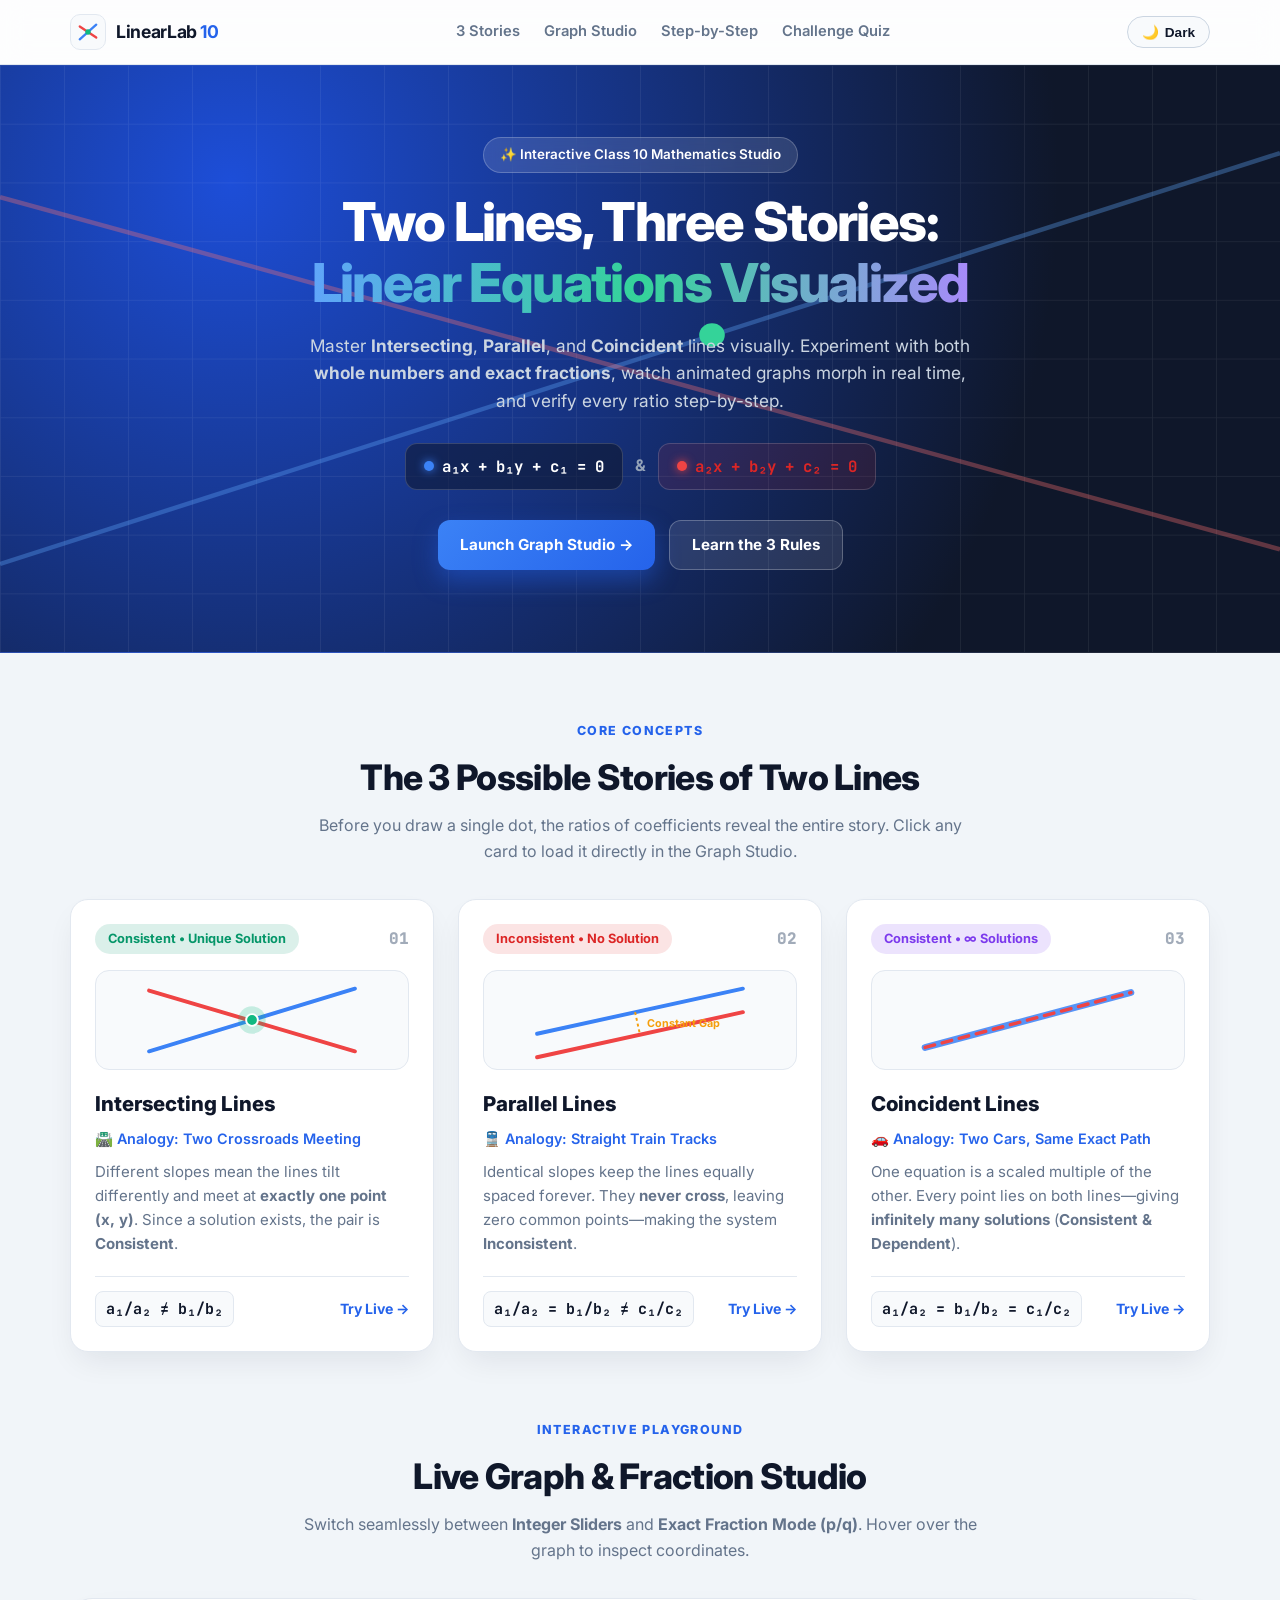
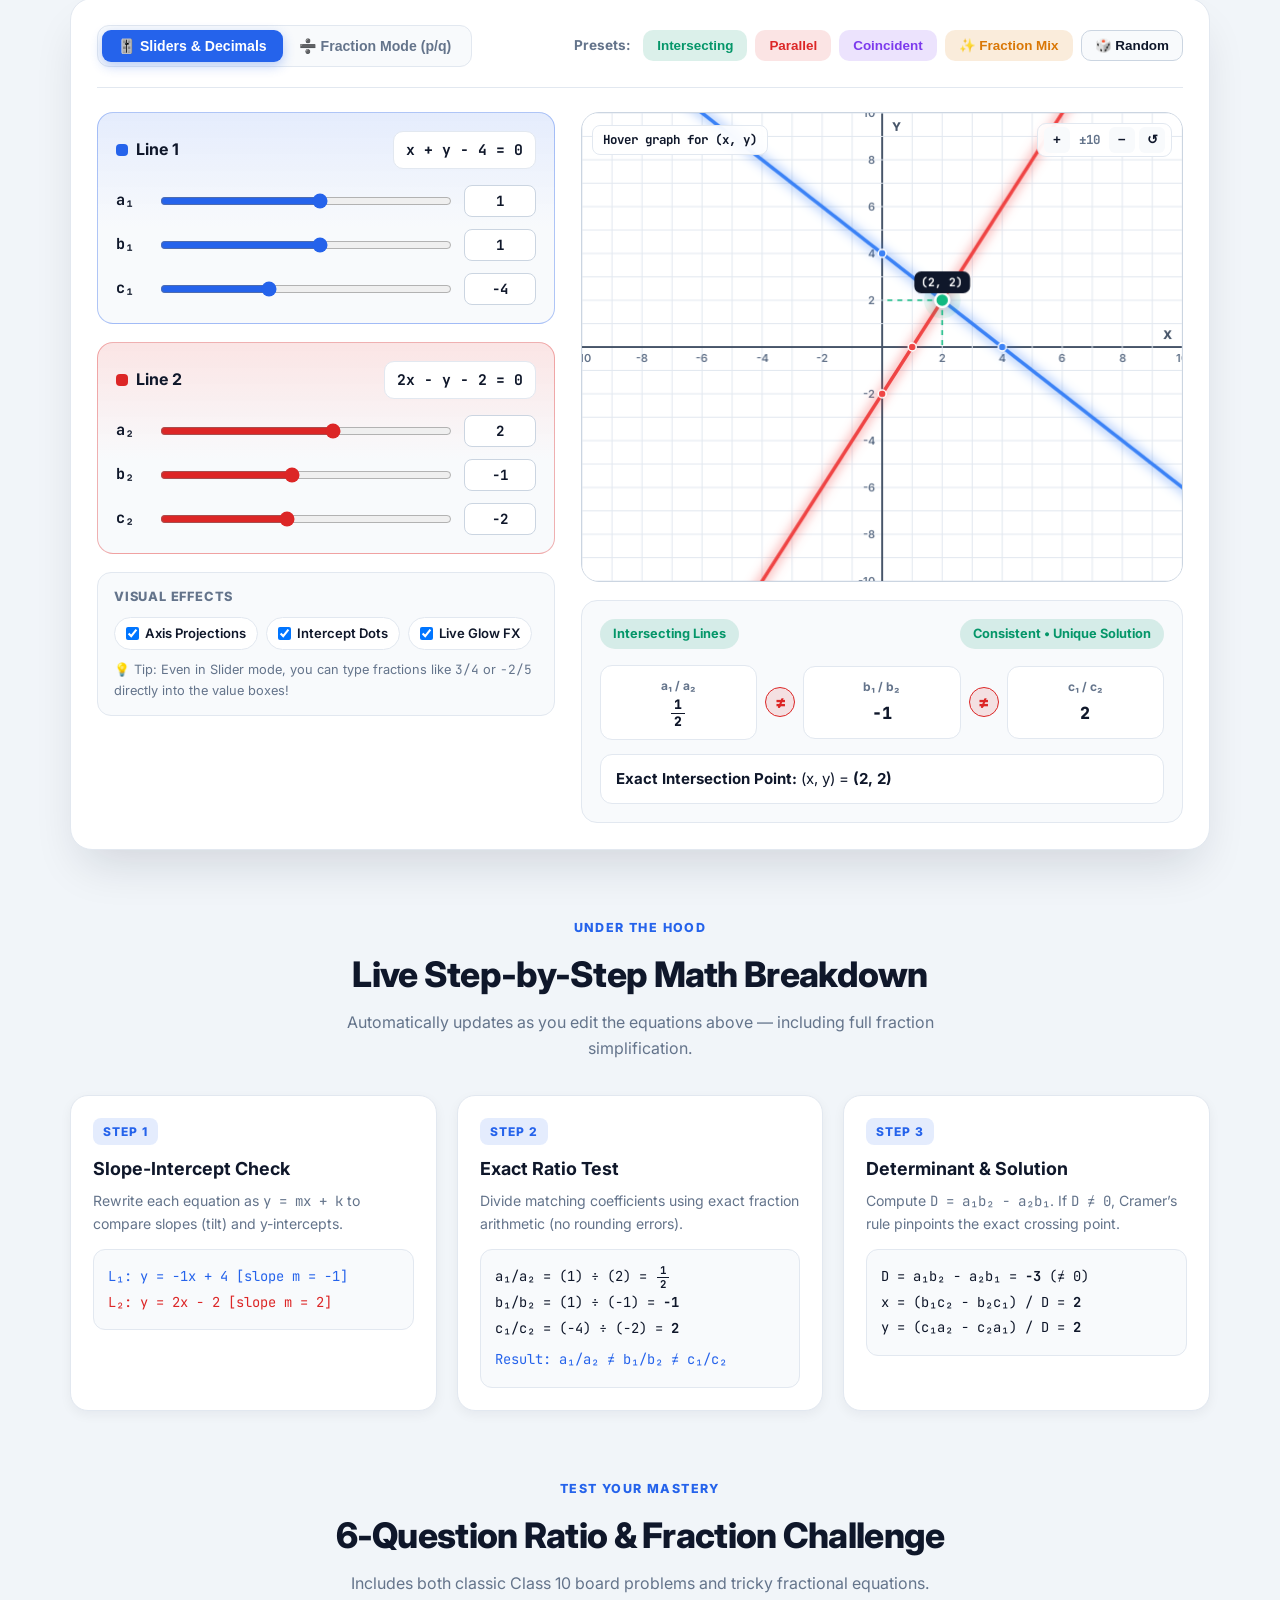
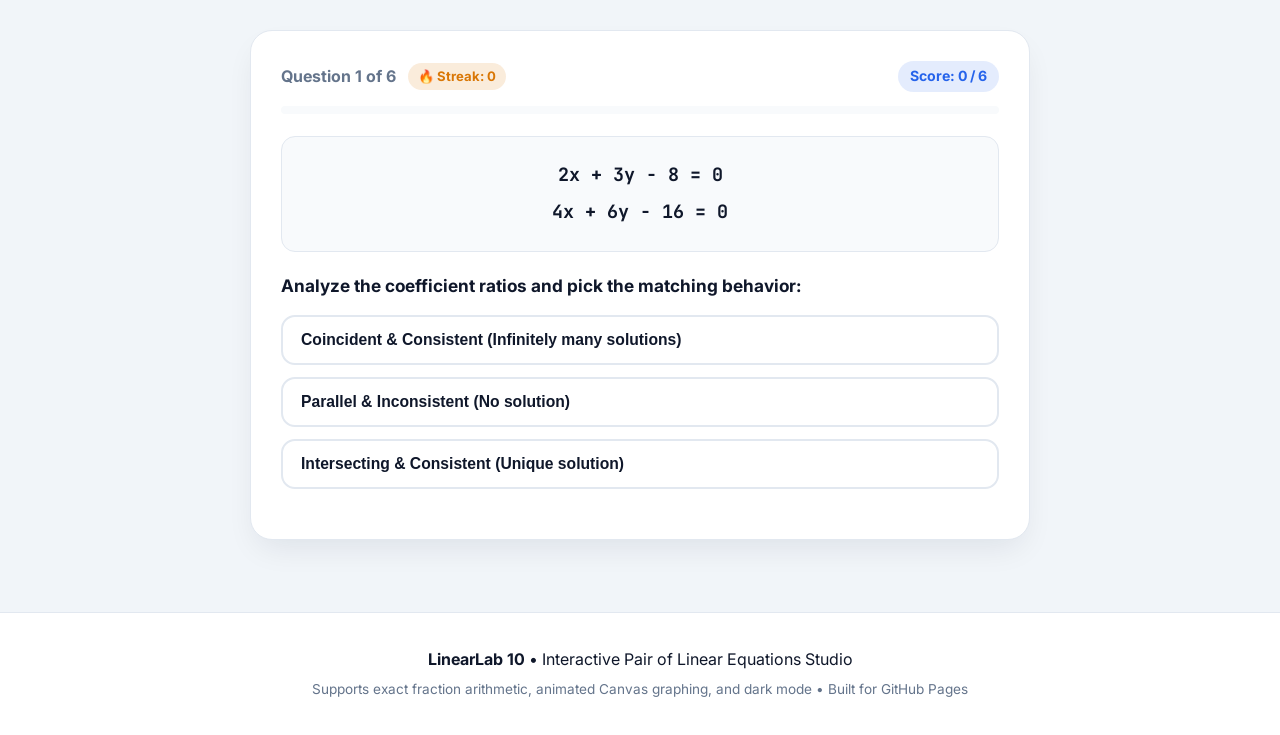
<file: index.html>
<!DOCTYPE html>
<html lang="en" data-theme="light">
<head>
  <meta charset="UTF-8" />
  <meta name="viewport" content="width=device-width, initial-scale=1.0" />
  <title>Two Lines, Three Stories — Interactive Linear Equations Studio</title>
  <link rel="preconnect" href="https://fonts.googleapis.com" />
  <link rel="preconnect" href="https://fonts.gstatic.com" crossorigin />
  <link href="https://fonts.googleapis.com/css2?family=Inter:wght@400;500;600;700;800&family=JetBrains+Mono:wght@500;700&display=swap" rel="stylesheet" />
  <link rel="stylesheet" href="style.css" />
</head>
<body>

  <!-- Confetti Overlay Canvas -->
  <canvas id="confettiCanvas" aria-hidden="true"></canvas>

  <!-- STICKY NAVIGATION BAR -->
  <nav class="navbar">
    <div class="container nav-inner">
      <a href="#top" class="brand">
        <span class="brand-icon">
          <svg width="22" height="22" viewBox="0 0 24 24" fill="none" stroke="currentColor" stroke-width="2.5" stroke-linecap="round">
            <line x1="3" y1="20" x2="21" y2="4" stroke="#3b82f6"/>
            <line x1="3" y1="6" x2="21" y2="18" stroke="#ef4444"/>
            <circle cx="12" cy="12" r="3" fill="#10b981" stroke="none"/>
          </svg>
        </span>
        <span>LinearLab <strong>10</strong></span>
      </a>

      <div class="nav-links">
        <a href="#stories">3 Stories</a>
        <a href="#playground">Graph Studio</a>
        <a href="#breakdown">Step-by-Step</a>
        <a href="#quiz">Challenge Quiz</a>
      </div>

      <button class="theme-toggle" id="themeToggle" aria-label="Toggle Dark Mode" title="Switch Light / Dark Theme">
        <span id="themeIcon">🌙</span>
        <span class="theme-label" id="themeLabel">Dark</span>
      </button>
    </div>
  </nav>

  <!-- 1. HERO SECTION -->
  <header id="top" class="hero">
    <div class="hero-bg-shapes" aria-hidden="true">
      <svg class="hero-grid-svg" viewBox="0 0 800 400" preserveAspectRatio="none">
        <defs>
          <pattern id="smallGrid" width="40" height="40" patternUnits="userSpaceOnUse">
            <path d="M 40 0 L 0 0 0 40" fill="none" stroke="rgba(255,255,255,0.08)" stroke-width="1"/>
          </pattern>
        </defs>
        <rect width="100%" height="100%" fill="url(#smallGrid)" />
        <line x1="0" y1="340" x2="800" y2="60" stroke="rgba(96, 165, 250, 0.35)" stroke-width="3" class="hero-anim-line"/>
        <line x1="0" y1="90" x2="800" y2="330" stroke="rgba(248, 113, 113, 0.35)" stroke-width="3" class="hero-anim-line-2"/>
        <circle cx="445" cy="184" r="8" fill="#34d399" class="hero-pulse-dot"/>
      </svg>
    </div>

    <div class="container hero-content">
      <div class="badge-top">✨ Interactive Class 10 Mathematics Studio</div>
      <h1>Two Lines, Three Stories:<br/><span class="gradient-text">Linear Equations Visualized</span></h1>
      <p>
        Master <strong>Intersecting</strong>, <strong>Parallel</strong>, and <strong>Coincident</strong> lines visually. Experiment with both <strong>whole numbers and exact fractions</strong>, watch animated graphs morph in real time, and verify every ratio step-by-step.
      </p>

      <div class="formula-showcase">
        <div class="formula-chip chip-blue">
          <span class="dot dot-blue"></span>
          <code>a₁x + b₁y + c₁ = 0</code>
        </div>
        <span class="formula-amp">&amp;</span>
        <div class="formula-chip chip-red">
          <span class="dot dot-red"></span>
          <code>a₂x + b₂y + c₂ = 0</code>
        </div>
      </div>

      <div class="hero-cta">
        <a href="#playground" class="btn btn-hero-primary">Launch Graph Studio →</a>
        <a href="#stories" class="btn btn-hero-ghost">Learn the 3 Rules</a>
      </div>
    </div>
  </header>

  <main class="container">

    <!-- 2. THE 3 VISUAL CASES -->
    <section id="stories" class="reveal">
      <div class="section-header">
        <span class="eyebrow">Core Concepts</span>
        <h2>The 3 Possible Stories of Two Lines</h2>
        <p>Before you draw a single dot, the ratios of coefficients reveal the entire story. Click any card to load it directly in the Graph Studio.</p>
      </div>

      <div class="cards-grid">
        <!-- Case 1: Intersecting -->
        <article class="story-card card-intersect" onclick="jumpToPreset('intersect')">
          <div>
            <div class="card-top">
              <span class="pill pill-green">Consistent • Unique Solution</span>
              <span class="case-num">01</span>
            </div>
            <div class="mini-visual">
              <svg viewBox="0 0 260 100">
                <line x1="25" y1="82" x2="235" y2="18" stroke="#3b82f6" stroke-width="4" stroke-linecap="round"/>
                <line x1="25" y1="20" x2="235" y2="82" stroke="#ef4444" stroke-width="4" stroke-linecap="round"/>
                <circle cx="130" cy="50" r="14" fill="rgba(16,185,129,0.22)" class="svg-pulse"/>
                <circle cx="130" cy="50" r="6" fill="#10b981" stroke="#fff" stroke-width="2"/>
              </svg>
            </div>
            <h3>Intersecting Lines</h3>
            <div class="analogy">🛣️ Analogy: Two Crossroads Meeting</div>
            <p>Different slopes mean the lines tilt differently and meet at <strong>exactly one point (x, y)</strong>. Since a solution exists, the pair is <strong>Consistent</strong>.</p>
          </div>
          <div class="rule-footer">
            <div class="rule-formula">a₁/a₂ ≠ b₁/b₂</div>
            <span class="try-link">Try Live →</span>
          </div>
        </article>

        <!-- Case 2: Parallel -->
        <article class="story-card card-parallel" onclick="jumpToPreset('parallel')">
          <div>
            <div class="card-top">
              <span class="pill pill-red">Inconsistent • No Solution</span>
              <span class="case-num">02</span>
            </div>
            <div class="mini-visual">
              <svg viewBox="0 0 260 100">
                <line x1="25" y1="64" x2="235" y2="18" stroke="#3b82f6" stroke-width="4" stroke-linecap="round"/>
                <line x1="25" y1="88" x2="235" y2="42" stroke="#ef4444" stroke-width="4" stroke-linecap="round"/>
                <line x1="125" y1="42" x2="130" y2="65" stroke="#f59e0b" stroke-width="2" stroke-dasharray="3 3"/>
                <text x="137" y="57" fill="#f59e0b" font-size="11" font-weight="700">Constant Gap</text>
              </svg>
            </div>
            <h3>Parallel Lines</h3>
            <div class="analogy">🚆 Analogy: Straight Train Tracks</div>
            <p>Identical slopes keep the lines equally spaced forever. They <strong>never cross</strong>, leaving zero common points—making the system <strong>Inconsistent</strong>.</p>
          </div>
          <div class="rule-footer">
            <div class="rule-formula">a₁/a₂ = b₁/b₂ ≠ c₁/c₂</div>
            <span class="try-link">Try Live →</span>
          </div>
        </article>

        <!-- Case 3: Coincident -->
        <article class="story-card card-coincident" onclick="jumpToPreset('coincident')">
          <div>
            <div class="card-top">
              <span class="pill pill-purple">Consistent • ∞ Solutions</span>
              <span class="case-num">03</span>
            </div>
            <div class="mini-visual">
              <svg viewBox="0 0 260 100">
                <line x1="25" y1="78" x2="235" y2="22" stroke="#3b82f6" stroke-width="7" stroke-linecap="round" opacity="0.85"/>
                <line x1="25" y1="78" x2="235" y2="22" stroke="#ef4444" stroke-width="3.5" stroke-dasharray="10 8" stroke-linecap="round" class="svg-dash-flow"/>
              </svg>
            </div>
            <h3>Coincident Lines</h3>
            <div class="analogy">🚗 Analogy: Two Cars, Same Exact Path</div>
            <p>One equation is a scaled multiple of the other. Every point lies on both lines—giving <strong>infinitely many solutions</strong> (<strong>Consistent &amp; Dependent</strong>).</p>
          </div>
          <div class="rule-footer">
            <div class="rule-formula">a₁/a₂ = b₁/b₂ = c₁/c₂</div>
            <span class="try-link">Try Live →</span>
          </div>
        </article>
      </div>
    </section>

    <!-- 3. INTERACTIVE GRAPH STUDIO -->
    <section id="playground" class="reveal">
      <div class="section-header">
        <span class="eyebrow">Interactive Playground</span>
        <h2>Live Graph &amp; Fraction Studio</h2>
        <p>Switch seamlessly between <strong>Integer Sliders</strong> and <strong>Exact Fraction Mode (p/q)</strong>. Hover over the graph to inspect coordinates.</p>
      </div>

      <div class="studio-shell">
        <!-- Studio Toolbar -->
        <div class="studio-toolbar">
          <div class="mode-switch" role="group" aria-label="Coefficient Input Mode">
            <button class="mode-btn active" id="modeSliderBtn" onclick="setInputMode('slider')">
              🎚️ Sliders &amp; Decimals
            </button>
            <button class="mode-btn" id="modeFractionBtn" onclick="setInputMode('fraction')">
              ➗ Fraction Mode (p/q)
            </button>
          </div>

          <div class="preset-group">
            <span class="toolbar-label">Presets:</span>
            <button class="chip-btn chip-green" onclick="applyPreset('intersect')">Intersecting</button>
            <button class="chip-btn chip-red" onclick="applyPreset('parallel')">Parallel</button>
            <button class="chip-btn chip-purple" onclick="applyPreset('coincident')">Coincident</button>
            <button class="chip-btn chip-amber" onclick="applyPreset('fraction-demo')">✨ Fraction Mix</button>
            <button class="chip-btn chip-neutral" onclick="applyRandomPreset()" title="Generate a random pair">🎲 Random</button>
          </div>
        </div>

        <div class="studio-grid">
          <!-- LEFT COLUMN: CONTROLS -->
          <div class="controls-col">
            <!-- Line 1 Card -->
            <div class="line-panel panel-blue">
              <div class="line-panel-head">
                <div class="line-id">
                  <span class="swatch swatch-blue"></span>
                  <strong>Line 1</strong>
                </div>
                <div class="math-preview" id="eq1-preview"></div>
              </div>

              <!-- Slider Controls for Line 1 -->
              <div class="slider-controls" id="line1-sliders">
                <div class="ctrl-row">
                  <label>a₁</label>
                  <input type="range" id="a1-range" min="-10" max="10" step="0.5" value="1" />
                  <input type="text" class="val-input" id="a1-text" value="1" title="Enter integer, decimal, or fraction like 3/2" />
                </div>
                <div class="ctrl-row">
                  <label>b₁</label>
                  <input type="range" id="b1-range" min="-10" max="10" step="0.5" value="1" />
                  <input type="text" class="val-input" id="b1-text" value="1" title="Enter integer, decimal, or fraction like -1/4" />
                </div>
                <div class="ctrl-row">
                  <label>c₁</label>
                  <input type="range" id="c1-range" min="-15" max="15" step="0.5" value="-4" />
                  <input type="text" class="val-input" id="c1-text" value="-4" title="Enter integer, decimal, or fraction like 5/2" />
                </div>
              </div>

              <!-- Fraction Controls for Line 1 -->
              <div class="fraction-controls hidden" id="line1-fractions">
                <div class="frac-grid">
                  <div class="frac-box">
                    <span class="frac-var">a₁</span>
                    <div class="frac-stack">
                      <input type="number" id="a1-num" value="1" min="-50" max="50" aria-label="a1 numerator" />
                      <div class="frac-bar"></div>
                      <input type="number" id="a1-den" value="1" min="1" max="50" aria-label="a1 denominator" />
                    </div>
                  </div>
                  <div class="frac-box">
                    <span class="frac-var">b₁</span>
                    <div class="frac-stack">
                      <input type="number" id="b1-num" value="1" min="-50" max="50" aria-label="b1 numerator" />
                      <div class="frac-bar"></div>
                      <input type="number" id="b1-den" value="1" min="1" max="50" aria-label="b1 denominator" />
                    </div>
                  </div>
                  <div class="frac-box">
                    <span class="frac-var">c₁</span>
                    <div class="frac-stack">
                      <input type="number" id="c1-num" value="-4" min="-50" max="50" aria-label="c1 numerator" />
                      <div class="frac-bar"></div>
                      <input type="number" id="c1-den" value="1" min="1" max="50" aria-label="c1 denominator" />
                    </div>
                  </div>
                </div>
                <div class="quick-fracs">
                  <span>Quick fill a₁:</span>
                  <button type="button" onclick="quickSetFrac('a1', 1, 2)">1/2</button>
                  <button type="button" onclick="quickSetFrac('a1', 2, 3)">2/3</button>
                  <button type="button" onclick="quickSetFrac('a1', -3, 4)">-3/4</button>
                  <button type="button" onclick="quickSetFrac('a1', 5, 2)">5/2</button>
                </div>
              </div>
            </div>

            <!-- Line 2 Card -->
            <div class="line-panel panel-red">
              <div class="line-panel-head">
                <div class="line-id">
                  <span class="swatch swatch-red"></span>
                  <strong>Line 2</strong>
                </div>
                <div class="math-preview" id="eq2-preview"></div>
              </div>

              <!-- Slider Controls for Line 2 -->
              <div class="slider-controls" id="line2-sliders">
                <div class="ctrl-row">
                  <label>a₂</label>
                  <input type="range" id="a2-range" min="-10" max="10" step="0.5" value="2" />
                  <input type="text" class="val-input" id="a2-text" value="2" title="Enter integer, decimal, or fraction like 3/2" />
                </div>
                <div class="ctrl-row">
                  <label>b₂</label>
                  <input type="range" id="b2-range" min="-10" max="10" step="0.5" value="-1" />
                  <input type="text" class="val-input" id="b2-text" value="-1" title="Enter integer, decimal, or fraction like -1/2" />
                </div>
                <div class="ctrl-row">
                  <label>c₂</label>
                  <input type="range" id="c2-range" min="-15" max="15" step="0.5" value="-2" />
                  <input type="text" class="val-input" id="c2-text" value="-2" title="Enter integer, decimal, or fraction like -7/3" />
                </div>
              </div>

              <!-- Fraction Controls for Line 2 -->
              <div class="fraction-controls hidden" id="line2-fractions">
                <div class="frac-grid">
                  <div class="frac-box">
                    <span class="frac-var">a₂</span>
                    <div class="frac-stack">
                      <input type="number" id="a2-num" value="2" min="-50" max="50" aria-label="a2 numerator" />
                      <div class="frac-bar"></div>
                      <input type="number" id="a2-den" value="1" min="1" max="50" aria-label="a2 denominator" />
                    </div>
                  </div>
                  <div class="frac-box">
                    <span class="frac-var">b₂</span>
                    <div class="frac-stack">
                      <input type="number" id="b2-num" value="-1" min="-50" max="50" aria-label="b2 numerator" />
                      <div class="frac-bar"></div>
                      <input type="number" id="b2-den" value="1" min="1" max="50" aria-label="b2 denominator" />
                    </div>
                  </div>
                  <div class="frac-box">
                    <span class="frac-var">c₂</span>
                    <div class="frac-stack">
                      <input type="number" id="c2-num" value="-2" min="-50" max="50" aria-label="c2 numerator" />
                      <div class="frac-bar"></div>
                      <input type="number" id="c2-den" value="1" min="1" max="50" aria-label="c2 denominator" />
                    </div>
                  </div>
                </div>
                <div class="quick-fracs">
                  <span>Quick fill a₂:</span>
                  <button type="button" onclick="quickSetFrac('a2', 1, 2)">1/2</button>
                  <button type="button" onclick="quickSetFrac('a2', 3, 2)">3/2</button>
                  <button type="button" onclick="quickSetFrac('a2', -1, 3)">-1/3</button>
                  <button type="button" onclick="quickSetFrac('a2', 4, 5)">4/5</button>
                </div>
              </div>
            </div>

            <!-- Visual Layer Toggles -->
            <div class="visual-options">
              <div class="visual-options-title">Visual Effects</div>
              <div class="toggles-wrap">
                <label class="toggle-chip">
                  <input type="checkbox" id="opt-projections" checked />
                  <span>Axis Projections</span>
                </label>
                <label class="toggle-chip">
                  <input type="checkbox" id="opt-intercepts" checked />
                  <span>Intercept Dots</span>
                </label>
                <label class="toggle-chip">
                  <input type="checkbox" id="opt-effects" checked />
                  <span>Live Glow FX</span>
                </label>
              </div>
              <p class="input-hint">💡 Tip: Even in Slider mode, you can type fractions like <code>3/4</code> or <code>-2/5</code> directly into the value boxes!</p>
            </div>
          </div>

          <!-- RIGHT COLUMN: CANVAS & LIVE ANALYTICS -->
          <div class="canvas-col">
            <div class="canvas-frame">
              <div class="canvas-hud-top">
                <div class="hud-coords" id="hoverCoords">Hover graph for (x, y)</div>
                <div class="zoom-controls">
                  <button onclick="adjustZoom(-2)" title="Zoom In">+</button>
                  <span id="zoomLabel">±10</span>
                  <button onclick="adjustZoom(2)" title="Zoom Out">−</button>
                  <button onclick="resetZoom()" title="Reset Zoom">↺</button>
                </div>
              </div>
              <canvas id="graphCanvas"></canvas>
            </div>

            <!-- Live Status Dashboard -->
            <div class="status-dashboard">
              <div class="status-badges">
                <span class="pill pill-green" id="line-type-badge">Intersecting Lines</span>
                <span class="pill pill-green" id="system-type-badge">Consistent • Unique Solution</span>
              </div>

              <!-- Live Ratio Comparison Visualizer -->
              <div class="ratio-compare-bar">
                <div class="ratio-tile">
                  <span class="ratio-label">a₁ / a₂</span>
                  <div class="ratio-val" id="ratio-a">1/2</div>
                </div>
                <div class="ratio-operator" id="op-ab">≠</div>
                <div class="ratio-tile">
                  <span class="ratio-label">b₁ / b₂</span>
                  <div class="ratio-val" id="ratio-b">-1</div>
                </div>
                <div class="ratio-operator" id="op-bc">≠</div>
                <div class="ratio-tile">
                  <span class="ratio-label">c₁ / c₂</span>
                  <div class="ratio-val" id="ratio-c">2</div>
                </div>
              </div>

              <div class="solution-banner" id="solution-details"></div>
            </div>
          </div>
        </div>
      </div>
    </section>

    <!-- 4. LIVE STEP-BY-STEP ALGEBRAIC BREAKDOWN -->
    <section id="breakdown" class="reveal">
      <div class="section-header">
        <span class="eyebrow">Under the Hood</span>
        <h2>Live Step-by-Step Math Breakdown</h2>
        <p>Automatically updates as you edit the equations above — including full fraction simplification.</p>
      </div>

      <div class="breakdown-grid">
        <div class="step-card">
          <div class="step-num">Step 1</div>
          <h3>Slope-Intercept Check</h3>
          <p class="step-desc">Rewrite each equation as <code>y = mx + k</code> to compare slopes (tilt) and y-intercepts.</p>
          <div class="step-math" id="step-slope-box"></div>
        </div>

        <div class="step-card">
          <div class="step-num">Step 2</div>
          <h3>Exact Ratio Test</h3>
          <p class="step-desc">Divide matching coefficients using exact fraction arithmetic (no rounding errors).</p>
          <div class="step-math" id="step-ratio-box"></div>
        </div>

        <div class="step-card">
          <div class="step-num">Step 3</div>
          <h3>Determinant &amp; Solution</h3>
          <p class="step-desc">Compute <code>D = a₁b₂ − a₂b₁</code>. If <code>D ≠ 0</code>, Cramer’s rule pinpoints the exact crossing point.</p>
          <div class="step-math" id="step-solution-box"></div>
        </div>
      </div>
    </section>

    <!-- 5. INTERACTIVE CHALLENGE QUIZ -->
    <section id="quiz" class="reveal">
      <div class="section-header">
        <span class="eyebrow">Test Your Mastery</span>
        <h2>6-Question Ratio &amp; Fraction Challenge</h2>
        <p>Includes both classic Class 10 board problems and tricky fractional equations.</p>
      </div>

      <div class="quiz-card" id="quiz-box">
        <div class="quiz-header-bar">
          <div class="quiz-meta">
            <span id="quiz-progress">Question 1 of 6</span>
            <span class="streak-badge" id="quiz-streak">🔥 Streak: 0</span>
          </div>
          <span class="score-pill" id="quiz-score">Score: 0 / 6</span>
        </div>

        <div class="progress-track">
          <div class="progress-fill" id="quiz-progress-bar"></div>
        </div>

        <div class="quiz-equations" id="quiz-eqs"></div>
        <div class="quiz-question-text" id="quiz-prompt"></div>
        <div class="options-list" id="quiz-options"></div>
        <div class="quiz-feedback" id="quiz-feedback"></div>

        <div class="quiz-footer">
          <button class="btn btn-outline hidden" id="plot-quiz-btn" onclick="plotCurrentQuizInStudio()">
            📈 Visualize This in Graph Studio
          </button>
          <button class="btn btn-primary hidden" id="next-btn" onclick="nextQuestion()">
            Next Question →
          </button>
        </div>
      </div>
    </section>

  </main>

  <footer>
    <div class="container footer-inner">
      <p><strong>LinearLab 10</strong> • Interactive Pair of Linear Equations Studio</p>
      <p class="footer-sub">Supports exact fraction arithmetic, animated Canvas graphing, and dark mode • Built for GitHub Pages</p>
    </div>
  </footer>

  <script src="script.js"></script>
</body>
</html>
</file>
<file: style.css>
:root {
  --bg: #f1f5f9;
  --bg-elevated: #ffffff;
  --bg-subtle: #f8fafc;
  --text: #0f172a;
  --muted: #64748b;
  --border: #e2e8f0;
  --border-strong: #cbd5e1;

  --blue: #2563eb;
  --blue-soft: rgba(37, 99, 235, 0.12);
  --blue-border: rgba(37, 99, 235, 0.35);

  --red: #dc2626;
  --red-soft: rgba(220, 38, 38, 0.12);
  --red-border: rgba(220, 38, 38, 0.35);

  --green: #059669;
  --green-soft: rgba(5, 150, 105, 0.14);

  --purple: #7c3aed;
  --purple-soft: rgba(124, 58, 237, 0.14);

  --amber: #d97706;
  --amber-soft: rgba(217, 119, 6, 0.14);

  --shadow-sm: 0 4px 12px rgba(15, 23, 42, 0.05);
  --shadow-md: 0 14px 32px -8px rgba(15, 23, 42, 0.09);
  --shadow-lg: 0 24px 48px -12px rgba(15, 23, 42, 0.14);

  --canvas-bg: #ffffff;
  --grid-minor: #e2e8f0;
  --grid-major: #cbd5e1;
  --axis-color: #475569;
  --axis-text: #64748b;

  --radius: 18px;
}

[data-theme="dark"] {
  --bg: #0b1120;
  --bg-elevated: #111827;
  --bg-subtle: #1e293b;
  --text: #f1f5f9;
  --muted: #94a3b8;
  --border: #1f2937;
  --border-strong: #334155;

  --blue: #60a5fa;
  --blue-soft: rgba(96, 165, 250, 0.14);
  --blue-border: rgba(96, 165, 250, 0.4);

  --red: #f87171;
  --red-soft: rgba(248, 113, 113, 0.14);
  --red-border: rgba(248, 113, 113, 0.4);

  --green: #34d399;
  --green-soft: rgba(52, 211, 153, 0.15);

  --purple: #a78bfa;
  --purple-soft: rgba(167, 139, 250, 0.16);

  --amber: #fbbf24;
  --amber-soft: rgba(251, 191, 36, 0.15);

  --shadow-sm: 0 4px 12px rgba(0, 0, 0, 0.35);
  --shadow-md: 0 14px 32px -8px rgba(0, 0, 0, 0.5);
  --shadow-lg: 0 24px 48px -12px rgba(0, 0, 0, 0.65);

  --canvas-bg: #0f172a;
  --grid-minor: #1e293b;
  --grid-major: #334155;
  --axis-color: #94a3b8;
  --axis-text: #94a3b8;
}

* {
  box-sizing: border-box;
  margin: 0;
  padding: 0;
}

html {
  scroll-behavior: smooth;
}

body {
  font-family: 'Inter', -apple-system, BlinkMacSystemFont, "Segoe UI", Roboto, sans-serif;
  background: var(--bg);
  color: var(--text);
  line-height: 1.6;
  transition: background 0.25s ease, color 0.25s ease;
  overflow-x: hidden;
}

code {
  font-family: 'JetBrains Mono', 'Courier New', monospace;
}

.hidden {
  display: none !important;
}

.container {
  max-width: 1180px;
  margin: 0 auto;
  padding: 0 20px;
}

/* Confetti Canvas */
#confettiCanvas {
  position: fixed;
  inset: 0;
  width: 100%;
  height: 100%;
  pointer-events: none;
  z-index: 9999;
}

/* =========================================
   NAVBAR
   ========================================= */
.navbar {
  position: sticky;
  top: 0;
  z-index: 100;
  backdrop-filter: blur(14px);
  -webkit-backdrop-filter: blur(14px);
  background: color-mix(in srgb, var(--bg-elevated) 82%, transparent);
  border-bottom: 1px solid var(--border);
}

.nav-inner {
  height: 64px;
  display: flex;
  align-items: center;
  justify-content: space-between;
  gap: 16px;
}

.brand {
  display: flex;
  align-items: center;
  gap: 10px;
  text-decoration: none;
  color: var(--text);
  font-weight: 700;
  font-size: 1.1rem;
  letter-spacing: -0.02em;
}

.brand strong {
  color: var(--blue);
}

.brand-icon {
  width: 36px;
  height: 36px;
  border-radius: 10px;
  background: var(--bg-subtle);
  border: 1px solid var(--border);
  display: grid;
  place-items: center;
}

.nav-links {
  display: flex;
  gap: 24px;
}

.nav-links a {
  text-decoration: none;
  color: var(--muted);
  font-weight: 600;
  font-size: 0.92rem;
  transition: color 0.15s ease;
}

.nav-links a:hover {
  color: var(--blue);
}

@media (max-width: 720px) {
  .nav-links {
    display: none;
  }
}

.theme-toggle {
  display: inline-flex;
  align-items: center;
  gap: 6px;
  padding: 7px 14px;
  border-radius: 999px;
  border: 1px solid var(--border-strong);
  background: var(--bg-subtle);
  color: var(--text);
  font-weight: 600;
  font-size: 0.85rem;
  cursor: pointer;
  transition: transform 0.15s ease, border-color 0.2s ease;
}

.theme-toggle:hover {
  border-color: var(--blue);
}

/* =========================================
   HERO SECTION
   ========================================= */
.hero {
  position: relative;
  background: radial-gradient(circle at 18% 20%, #1d4ed8 0%, #0f172a 72%);
  color: #ffffff;
  padding: 72px 0 82px;
  overflow: hidden;
  border-bottom: 1px solid rgba(255, 255, 255, 0.08);
}

.hero-bg-shapes {
  position: absolute;
  inset: 0;
  pointer-events: none;
}

.hero-grid-svg {
  width: 100%;
  height: 100%;
}

.hero-anim-line {
  stroke-dasharray: 900;
  stroke-dashoffset: 900;
  animation: drawLine 2.2s ease forwards;
}

.hero-anim-line-2 {
  stroke-dasharray: 900;
  stroke-dashoffset: 900;
  animation: drawLine 2.2s 0.35s ease forwards;
}

@keyframes drawLine {
  to { stroke-dashoffset: 0; }
}

.hero-pulse-dot {
  animation: pulseDot 2.2s infinite ease-in-out;
  transform-origin: 445px 184px;
}

@keyframes pulseDot {
  0%, 100% { r: 7; opacity: 1; }
  50% { r: 12; opacity: 0.6; }
}

.hero-content {
  position: relative;
  z-index: 2;
  text-align: center;
  max-width: 820px;
}

.badge-top {
  display: inline-block;
  background: rgba(255, 255, 255, 0.12);
  border: 1px solid rgba(255, 255, 255, 0.22);
  padding: 6px 16px;
  border-radius: 999px;
  font-size: 0.84rem;
  font-weight: 600;
  margin-bottom: 18px;
  backdrop-filter: blur(8px);
}

.hero h1 {
  font-size: clamp(2rem, 4.5vw, 3.35rem);
  font-weight: 800;
  line-height: 1.15;
  letter-spacing: -0.03em;
  margin-bottom: 18px;
}

.gradient-text {
  background: linear-gradient(90deg, #60a5fa, #34d399, #a78bfa);
  -webkit-background-clip: text;
  background-clip: text;
  color: transparent;
}

.hero p {
  font-size: 1.08rem;
  color: #cbd5e1;
  max-width: 680px;
  margin: 0 auto 28px;
}

.formula-showcase {
  display: inline-flex;
  flex-wrap: wrap;
  align-items: center;
  justify-content: center;
  gap: 12px;
  margin-bottom: 30px;
}

.formula-chip {
  display: inline-flex;
  align-items: center;
  gap: 8px;
  padding: 10px 18px;
  border-radius: 12px;
  background: rgba(15, 23, 42, 0.55);
  border: 1px solid rgba(255, 255, 255, 0.16);
  font-size: 0.98rem;
  font-weight: 700;
}

.dot {
  width: 10px;
  height: 10px;
  border-radius: 50%;
}

.dot-blue { background: #3b82f6; box-shadow: 0 0 10px #3b82f6; }
.dot-red { background: #ef4444; box-shadow: 0 0 10px #ef4444; }
.formula-amp { color: #94a3b8; font-weight: 700; }

.hero-cta {
  display: flex;
  justify-content: center;
  flex-wrap: wrap;
  gap: 14px;
}

/* =========================================
   BUTTONS & PILLS
   ========================================= */
.btn {
  display: inline-flex;
  align-items: center;
  justify-content: center;
  gap: 8px;
  padding: 12px 22px;
  border-radius: 12px;
  border: none;
  font-weight: 700;
  font-size: 0.95rem;
  cursor: pointer;
  text-decoration: none;
  transition: transform 0.15s ease, box-shadow 0.2s ease, background 0.2s ease;
}

.btn:active {
  transform: scale(0.97);
}

.btn-hero-primary {
  background: linear-gradient(135deg, #3b82f6, #2563eb);
  color: #ffffff;
  box-shadow: 0 10px 25px rgba(37, 99, 235, 0.45);
}

.btn-hero-primary:hover {
  transform: translateY(-2px);
  box-shadow: 0 14px 30px rgba(37, 99, 235, 0.55);
}

.btn-hero-ghost {
  background: rgba(255, 255, 255, 0.1);
  color: #ffffff;
  border: 1px solid rgba(255, 255, 255, 0.25);
}

.btn-hero-ghost:hover {
  background: rgba(255, 255, 255, 0.18);
}

.btn-primary {
  background: var(--blue);
  color: #ffffff;
}

.btn-primary:hover {
  filter: brightness(1.08);
}

.btn-outline {
  background: transparent;
  color: var(--text);
  border: 2px solid var(--border-strong);
}

.btn-outline:hover {
  border-color: var(--blue);
  color: var(--blue);
}

.pill {
  display: inline-flex;
  align-items: center;
  gap: 6px;
  padding: 5px 13px;
  border-radius: 999px;
  font-size: 0.8rem;
  font-weight: 700;
}

.pill-green { background: var(--green-soft); color: var(--green); }
.pill-red { background: var(--red-soft); color: var(--red); }
.pill-purple { background: var(--purple-soft); color: var(--purple); }
.pill-amber { background: var(--amber-soft); color: var(--amber); }

/* =========================================
   SECTIONS & SCROLL REVEAL
   ========================================= */
section {
  margin: 64px auto;
}

.reveal {
  opacity: 0;
  transform: translateY(22px);
  transition: opacity 0.6s ease, transform 0.6s ease;
}

.reveal.visible {
  opacity: 1;
  transform: translateY(0);
}

.section-header {
  text-align: center;
  max-width: 680px;
  margin: 0 auto 34px;
}

.eyebrow {
  display: inline-block;
  font-size: 0.78rem;
  font-weight: 800;
  text-transform: uppercase;
  letter-spacing: 1.4px;
  color: var(--blue);
  margin-bottom: 8px;
}

.section-header h2 {
  font-size: clamp(1.6rem, 3vw, 2.2rem);
  font-weight: 800;
  letter-spacing: -0.02em;
  margin-bottom: 8px;
}

.section-header p {
  color: var(--muted);
}

/* =========================================
   3 VISUAL STORY CARDS
   ========================================= */
.cards-grid {
  display: grid;
  grid-template-columns: repeat(auto-fit, minmax(300px, 1fr));
  gap: 24px;
}

.story-card {
  background: var(--bg-elevated);
  border-radius: var(--radius);
  padding: 24px;
  border: 1px solid var(--border);
  box-shadow: var(--shadow-md);
  display: flex;
  flex-direction: column;
  justify-content: space-between;
  cursor: pointer;
  transition: transform 0.22s ease, border-color 0.22s ease, box-shadow 0.22s ease;
}

.story-card:hover {
  transform: translateY(-6px);
  box-shadow: var(--shadow-lg);
}

.card-intersect:hover { border-color: var(--green); }
.card-parallel:hover { border-color: var(--red); }
.card-coincident:hover { border-color: var(--purple); }

.card-top {
  display: flex;
  justify-content: space-between;
  align-items: center;
  margin-bottom: 16px;
}

.case-num {
  font-family: 'JetBrains Mono', monospace;
  font-weight: 800;
  color: var(--muted);
  opacity: 0.6;
}

.mini-visual {
  background: var(--bg-subtle);
  border: 1px solid var(--border);
  border-radius: 14px;
  margin-bottom: 18px;
  overflow: hidden;
}

.mini-visual svg {
  width: 100%;
  height: 98px;
  display: block;
}

.svg-pulse {
  animation: svgPulse 2s infinite ease-in-out;
  transform-origin: 130px 50px;
}

@keyframes svgPulse {
  0%, 100% { transform: scale(1); opacity: 0.7; }
  50% { transform: scale(1.45); opacity: 0.2; }
}

.svg-dash-flow {
  animation: dashFlow 1.8s linear infinite;
}

@keyframes dashFlow {
  to { stroke-dashoffset: -36; }
}

.story-card h3 {
  font-size: 1.28rem;
  font-weight: 800;
  margin-bottom: 6px;
}

.analogy {
  font-size: 0.9rem;
  font-weight: 600;
  color: var(--blue);
  margin-bottom: 10px;
}

.story-card p {
  font-size: 0.94rem;
  color: var(--muted);
  margin-bottom: 20px;
}

.rule-footer {
  display: flex;
  justify-content: space-between;
  align-items: center;
  padding-top: 14px;
  border-top: 1px solid var(--border);
}

.rule-formula {
  font-family: 'JetBrains Mono', monospace;
  font-weight: 700;
  font-size: 0.94rem;
  background: var(--bg-subtle);
  padding: 5px 10px;
  border-radius: 8px;
  border: 1px solid var(--border);
}

.try-link {
  font-weight: 700;
  font-size: 0.88rem;
  color: var(--blue);
}

/* =========================================
   INTERACTIVE GRAPH STUDIO
   ========================================= */
.studio-shell {
  background: var(--bg-elevated);
  border-radius: 22px;
  padding: 26px;
  border: 1px solid var(--border);
  box-shadow: var(--shadow-lg);
}

.studio-toolbar {
  display: flex;
  flex-wrap: wrap;
  align-items: center;
  justify-content: space-between;
  gap: 16px;
  padding-bottom: 20px;
  margin-bottom: 24px;
  border-bottom: 1px solid var(--border);
}

.mode-switch {
  display: inline-flex;
  background: var(--bg-subtle);
  padding: 4px;
  border-radius: 12px;
  border: 1px solid var(--border);
}

.mode-btn {
  border: none;
  background: transparent;
  color: var(--muted);
  padding: 8px 16px;
  border-radius: 9px;
  font-weight: 700;
  font-size: 0.88rem;
  cursor: pointer;
  transition: all 0.2s ease;
}

.mode-btn.active {
  background: var(--blue);
  color: #ffffff;
  box-shadow: 0 4px 12px rgba(37, 99, 235, 0.3);
}

.preset-group {
  display: flex;
  flex-wrap: wrap;
  align-items: center;
  gap: 8px;
}

.toolbar-label {
  font-size: 0.85rem;
  font-weight: 700;
  color: var(--muted);
  margin-right: 4px;
}

.chip-btn {
  border: 1px solid transparent;
  padding: 7px 13px;
  border-radius: 10px;
  font-size: 0.84rem;
  font-weight: 700;
  cursor: pointer;
  transition: transform 0.15s ease, filter 0.15s ease;
}

.chip-btn:hover {
  transform: translateY(-1px);
  filter: brightness(0.96);
}

.chip-green { background: var(--green-soft); color: var(--green); }
.chip-red { background: var(--red-soft); color: var(--red); }
.chip-purple { background: var(--purple-soft); color: var(--purple); }
.chip-amber { background: var(--amber-soft); color: var(--amber); }
.chip-neutral { background: var(--bg-subtle); color: var(--text); border-color: var(--border-strong); }

.studio-grid {
  display: grid;
  grid-template-columns: minmax(310px, 0.95fr) 1.25fr;
  gap: 26px;
  align-items: start;
}

@media (max-width: 920px) {
  .studio-grid {
    grid-template-columns: 1fr;
  }
}

/* Line Control Panels */
.line-panel {
  border-radius: 16px;
  padding: 18px;
  margin-bottom: 18px;
  border: 1.5px solid var(--border);
  background: var(--bg-subtle);
}

.panel-blue {
  border-color: var(--blue-border);
  background: linear-gradient(180deg, var(--blue-soft), var(--bg-subtle) 55%);
}

.panel-red {
  border-color: var(--red-border);
  background: linear-gradient(180deg, var(--red-soft), var(--bg-subtle) 55%);
}

.line-panel-head {
  display: flex;
  justify-content: space-between;
  align-items: center;
  flex-wrap: wrap;
  gap: 10px;
  margin-bottom: 16px;
}

.line-id {
  display: flex;
  align-items: center;
  gap: 8px;
  font-size: 1rem;
}

.swatch {
  width: 12px;
  height: 12px;
  border-radius: 4px;
}

.swatch-blue { background: var(--blue); }
.swatch-red { background: var(--red); }

.math-preview {
  display: inline-flex;
  align-items: center;
  gap: 4px;
  background: var(--bg-elevated);
  border: 1px solid var(--border);
  padding: 6px 12px;
  border-radius: 10px;
  font-family: 'JetBrains Mono', monospace;
  font-weight: 700;
  font-size: 0.92rem;
  min-height: 38px;
}

/* Stacked inline fraction styling */
.inline-frac {
  display: inline-flex;
  flex-direction: column;
  align-items: center;
  vertical-align: middle;
  line-height: 1.05;
  font-size: 0.78em;
  margin: 0 2px;
}

.inline-frac .f-num {
  border-bottom: 1.5px solid currentColor;
  padding: 0 3px 1px;
}

.inline-frac .f-den {
  padding: 1px 3px 0;
}

/* Slider Controls */
.ctrl-row {
  display: grid;
  grid-template-columns: 32px 1fr 72px;
  align-items: center;
  gap: 12px;
  margin-bottom: 12px;
}

.ctrl-row:last-child {
  margin-bottom: 0;
}

.ctrl-row label {
  font-family: 'JetBrains Mono', monospace;
  font-weight: 700;
  font-size: 0.95rem;
}

.ctrl-row input[type="range"] {
  width: 100%;
  accent-color: var(--blue);
  cursor: pointer;
}

.panel-red .ctrl-row input[type="range"] {
  accent-color: var(--red);
}

.val-input {
  width: 100%;
  padding: 6px 8px;
  border-radius: 8px;
  border: 1px solid var(--border-strong);
  background: var(--bg-elevated);
  color: var(--text);
  font-family: 'JetBrains Mono', monospace;
  font-weight: 700;
  font-size: 0.88rem;
  text-align: center;
}

.val-input:focus {
  outline: 2px solid var(--blue);
  border-color: transparent;
}

/* Fraction Mode Inputs */
.frac-grid {
  display: grid;
  grid-template-columns: repeat(3, 1fr);
  gap: 12px;
  margin-bottom: 12px;
}

.frac-box {
  background: var(--bg-elevated);
  border: 1px solid var(--border);
  border-radius: 12px;
  padding: 10px 8px;
  display: flex;
  flex-direction: column;
  align-items: center;
  gap: 6px;
}

.frac-var {
  font-family: 'JetBrains Mono', monospace;
  font-weight: 800;
  font-size: 0.85rem;
  color: var(--muted);
}

.frac-stack {
  display: flex;
  flex-direction: column;
  align-items: center;
  width: 100%;
  max-width: 74px;
  gap: 5px;
}

.frac-stack input[type="number"] {
  width: 100%;
  padding: 5px 4px;
  border-radius: 7px;
  border: 1px solid var(--border-strong);
  background: var(--bg-subtle);
  color: var(--text);
  text-align: center;
  font-family: 'JetBrains Mono', monospace;
  font-weight: 700;
  font-size: 0.92rem;
}

.frac-stack input[type="number"]:focus {
  outline: 2px solid var(--blue);
  border-color: transparent;
}

.frac-bar {
  width: 100%;
  height: 2.5px;
  background: var(--text);
  border-radius: 2px;
}

.quick-fracs {
  display: flex;
  flex-wrap: wrap;
  align-items: center;
  gap: 6px;
  font-size: 0.8rem;
  color: var(--muted);
  font-weight: 600;
}

.quick-fracs button {
  padding: 3px 9px;
  border-radius: 6px;
  border: 1px solid var(--border-strong);
  background: var(--bg-elevated);
  color: var(--text);
  font-family: 'JetBrains Mono', monospace;
  font-size: 0.78rem;
  font-weight: 700;
  cursor: pointer;
}

.quick-fracs button:hover {
  border-color: var(--blue);
  color: var(--blue);
}

/* Visual Options Box */
.visual-options {
  background: var(--bg-subtle);
  border: 1px solid var(--border);
  border-radius: 14px;
  padding: 14px 16px;
}

.visual-options-title {
  font-size: 0.8rem;
  text-transform: uppercase;
  letter-spacing: 0.8px;
  font-weight: 800;
  color: var(--muted);
  margin-bottom: 10px;
}

.toggles-wrap {
  display: flex;
  flex-wrap: wrap;
  gap: 8px;
  margin-bottom: 10px;
}

.toggle-chip {
  display: inline-flex;
  align-items: center;
  gap: 6px;
  background: var(--bg-elevated);
  border: 1px solid var(--border);
  padding: 5px 11px;
  border-radius: 999px;
  font-size: 0.82rem;
  font-weight: 600;
  cursor: pointer;
}

.input-hint {
  font-size: 0.8rem;
  color: var(--muted);
}

/* Canvas Area */
.canvas-frame {
  position: relative;
  width: 100%;
  aspect-ratio: 1 / 1;
  max-height: 470px;
  border-radius: 18px;
  overflow: hidden;
  border: 1.5px solid var(--border-strong);
  background: var(--canvas-bg);
  margin-bottom: 18px;
  box-shadow: inset 0 0 0 1px rgba(255,255,255,0.03);
}

#graphCanvas {
  width: 100%;
  height: 100%;
  display: block;
  cursor: crosshair;
}

.canvas-hud-top {
  position: absolute;
  top: 10px;
  left: 10px;
  right: 10px;
  display: flex;
  justify-content: space-between;
  align-items: center;
  pointer-events: none;
  z-index: 4;
}

.hud-coords {
  background: color-mix(in srgb, var(--bg-elevated) 88%, transparent);
  backdrop-filter: blur(8px);
  border: 1px solid var(--border);
  padding: 4px 10px;
  border-radius: 8px;
  font-family: 'JetBrains Mono', monospace;
  font-size: 0.78rem;
  font-weight: 700;
  color: var(--text);
}

.zoom-controls {
  pointer-events: auto;
  display: inline-flex;
  align-items: center;
  gap: 4px;
  background: color-mix(in srgb, var(--bg-elevated) 88%, transparent);
  backdrop-filter: blur(8px);
  border: 1px solid var(--border);
  padding: 3px 6px;
  border-radius: 9px;
}

.zoom-controls button {
  width: 26px;
  height: 26px;
  border: none;
  border-radius: 6px;
  background: var(--bg-subtle);
  color: var(--text);
  font-weight: 800;
  cursor: pointer;
}

.zoom-controls button:hover {
  background: var(--blue);
  color: #ffffff;
}

.zoom-controls span {
  font-family: 'JetBrains Mono', monospace;
  font-size: 0.78rem;
  font-weight: 700;
  padding: 0 5px;
  color: var(--muted);
}

/* Live Status Dashboard */
.status-dashboard {
  background: var(--bg-subtle);
  border: 1px solid var(--border);
  border-radius: 16px;
  padding: 18px;
}

.status-badges {
  display: flex;
  flex-wrap: wrap;
  gap: 8px;
  justify-content: space-between;
  margin-bottom: 16px;
}

.ratio-compare-bar {
  display: grid;
  grid-template-columns: 1fr auto 1fr auto 1fr;
  align-items: center;
  gap: 8px;
  margin-bottom: 14px;
}

.ratio-tile {
  background: var(--bg-elevated);
  border: 1px solid var(--border);
  border-radius: 12px;
  padding: 10px 8px;
  text-align: center;
}

.ratio-label {
  display: block;
  font-size: 0.75rem;
  font-weight: 700;
  color: var(--muted);
  margin-bottom: 3px;
}

.ratio-val {
  font-family: 'JetBrains Mono', monospace;
  font-weight: 800;
  font-size: 1.05rem;
  min-height: 28px;
  display: flex;
  align-items: center;
  justify-content: center;
}

.ratio-operator {
  width: 30px;
  height: 30px;
  border-radius: 50%;
  display: grid;
  place-items: center;
  font-weight: 800;
  font-size: 1.05rem;
  background: var(--bg-elevated);
  border: 1.5px solid var(--border-strong);
}

.op-eq { color: var(--green); border-color: var(--green); background: var(--green-soft); }
.op-neq { color: var(--red); border-color: var(--red); background: var(--red-soft); }

.solution-banner {
  background: var(--bg-elevated);
  border: 1px solid var(--border);
  border-radius: 12px;
  padding: 12px 15px;
  font-size: 0.94rem;
}

/* =========================================
   STEP-BY-STEP BREAKDOWN
   ========================================= */
.breakdown-grid {
  display: grid;
  grid-template-columns: repeat(auto-fit, minmax(290px, 1fr));
  gap: 20px;
}

.step-card {
  background: var(--bg-elevated);
  border: 1px solid var(--border);
  border-radius: var(--radius);
  padding: 22px;
  box-shadow: var(--shadow-sm);
}

.step-num {
  display: inline-block;
  font-size: 0.75rem;
  font-weight: 800;
  text-transform: uppercase;
  letter-spacing: 1px;
  color: var(--blue);
  background: var(--blue-soft);
  padding: 4px 10px;
  border-radius: 8px;
  margin-bottom: 10px;
}

.step-card h3 {
  font-size: 1.12rem;
  margin-bottom: 6px;
}

.step-desc {
  font-size: 0.88rem;
  color: var(--muted);
  margin-bottom: 14px;
}

.step-math {
  background: var(--bg-subtle);
  border: 1px solid var(--border);
  border-radius: 12px;
  padding: 14px;
  font-family: 'JetBrains Mono', monospace;
  font-size: 0.86rem;
  line-height: 1.85;
}

/* =========================================
   QUIZ SECTION
   ========================================= */
.quiz-card {
  max-width: 780px;
  margin: 0 auto;
  background: var(--bg-elevated);
  border: 1px solid var(--border);
  border-radius: 22px;
  padding: 30px;
  box-shadow: var(--shadow-md);
}

.quiz-header-bar {
  display: flex;
  justify-content: space-between;
  align-items: center;
  flex-wrap: wrap;
  gap: 10px;
  margin-bottom: 14px;
  font-weight: 700;
}

.quiz-meta {
  display: flex;
  align-items: center;
  gap: 12px;
  color: var(--muted);
}

.streak-badge {
  background: var(--amber-soft);
  color: var(--amber);
  padding: 3px 10px;
  border-radius: 999px;
  font-size: 0.82rem;
}

.score-pill {
  background: var(--blue-soft);
  color: var(--blue);
  padding: 4px 12px;
  border-radius: 999px;
  font-size: 0.88rem;
}

.progress-track {
  width: 100%;
  height: 8px;
  background: var(--bg-subtle);
  border-radius: 999px;
  overflow: hidden;
  margin-bottom: 22px;
}

.progress-fill {
  height: 100%;
  width: 0%;
  background: linear-gradient(90deg, #3b82f6, #10b981);
  border-radius: 999px;
  transition: width 0.4s ease;
}

.quiz-equations {
  background: var(--bg-subtle);
  border: 1px solid var(--border);
  border-radius: 14px;
  padding: 20px;
  text-align: center;
  font-family: 'JetBrains Mono', monospace;
  font-size: 1.15rem;
  font-weight: 700;
  line-height: 2;
  margin-bottom: 20px;
}

.quiz-question-text {
  font-size: 1.08rem;
  font-weight: 700;
  margin-bottom: 16px;
}

.options-list {
  display: grid;
  gap: 12px;
}

.option-btn {
  width: 100%;
  text-align: left;
  padding: 14px 18px;
  background: var(--bg-elevated);
  color: var(--text);
  border: 2px solid var(--border);
  border-radius: 14px;
  font-size: 0.98rem;
  font-weight: 600;
  cursor: pointer;
  transition: all 0.16s ease;
}

.option-btn:hover:not(:disabled) {
  border-color: var(--blue);
  background: var(--blue-soft);
  transform: translateX(3px);
}

.option-btn.correct {
  border-color: var(--green);
  background: var(--green-soft);
  color: var(--green);
}

.option-btn.wrong {
  border-color: var(--red);
  background: var(--red-soft);
  color: var(--red);
}

.quiz-feedback {
  margin-top: 18px;
  padding: 15px 18px;
  border-radius: 12px;
  font-size: 0.94rem;
  font-weight: 600;
  display: none;
}

.quiz-footer {
  margin-top: 20px;
  display: flex;
  justify-content: space-between;
  align-items: center;
  flex-wrap: wrap;
  gap: 12px;
}

/* =========================================
   FOOTER
   ========================================= */
footer {
  margin-top: 72px;
  border-top: 1px solid var(--border);
  background: var(--bg-elevated);
  padding: 34px 0;
  text-align: center;
}

.footer-sub {
  font-size: 0.85rem;
  color: var(--muted);
  margin-top: 6px;
}
</file>
